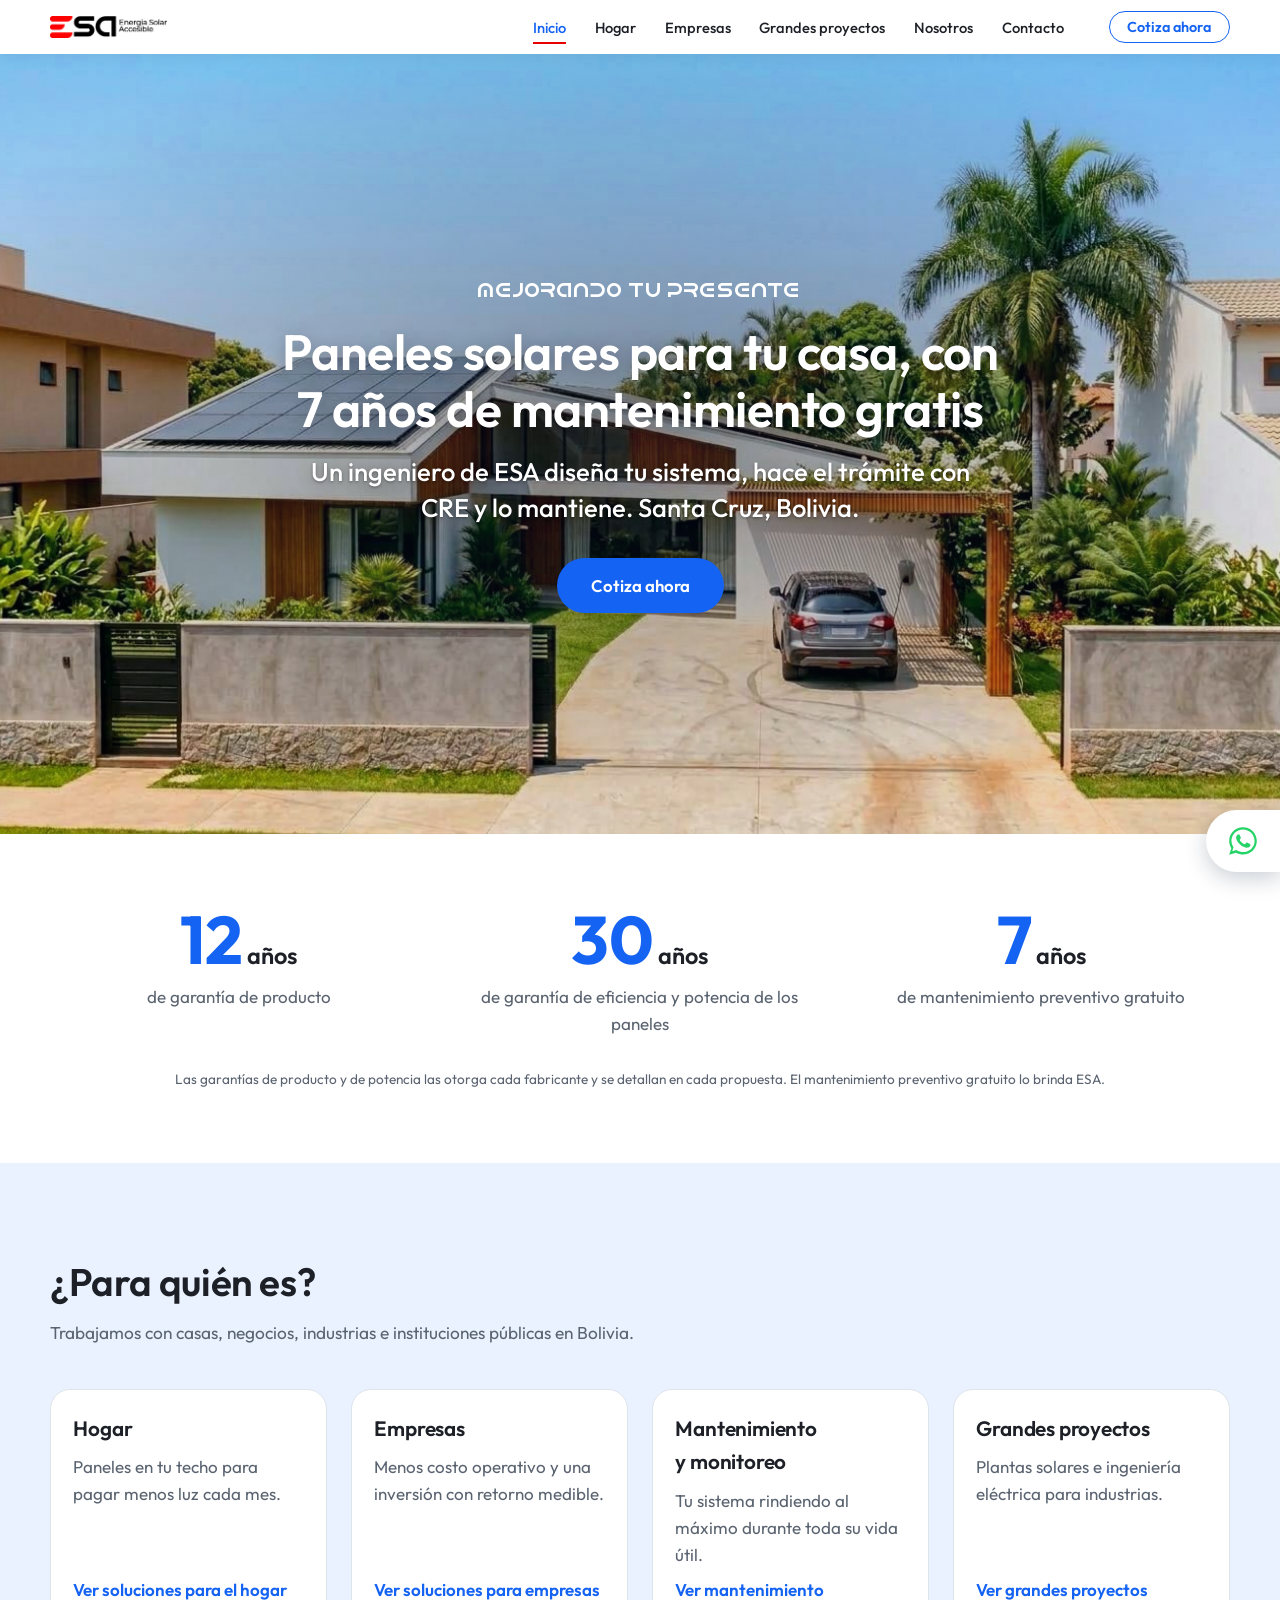
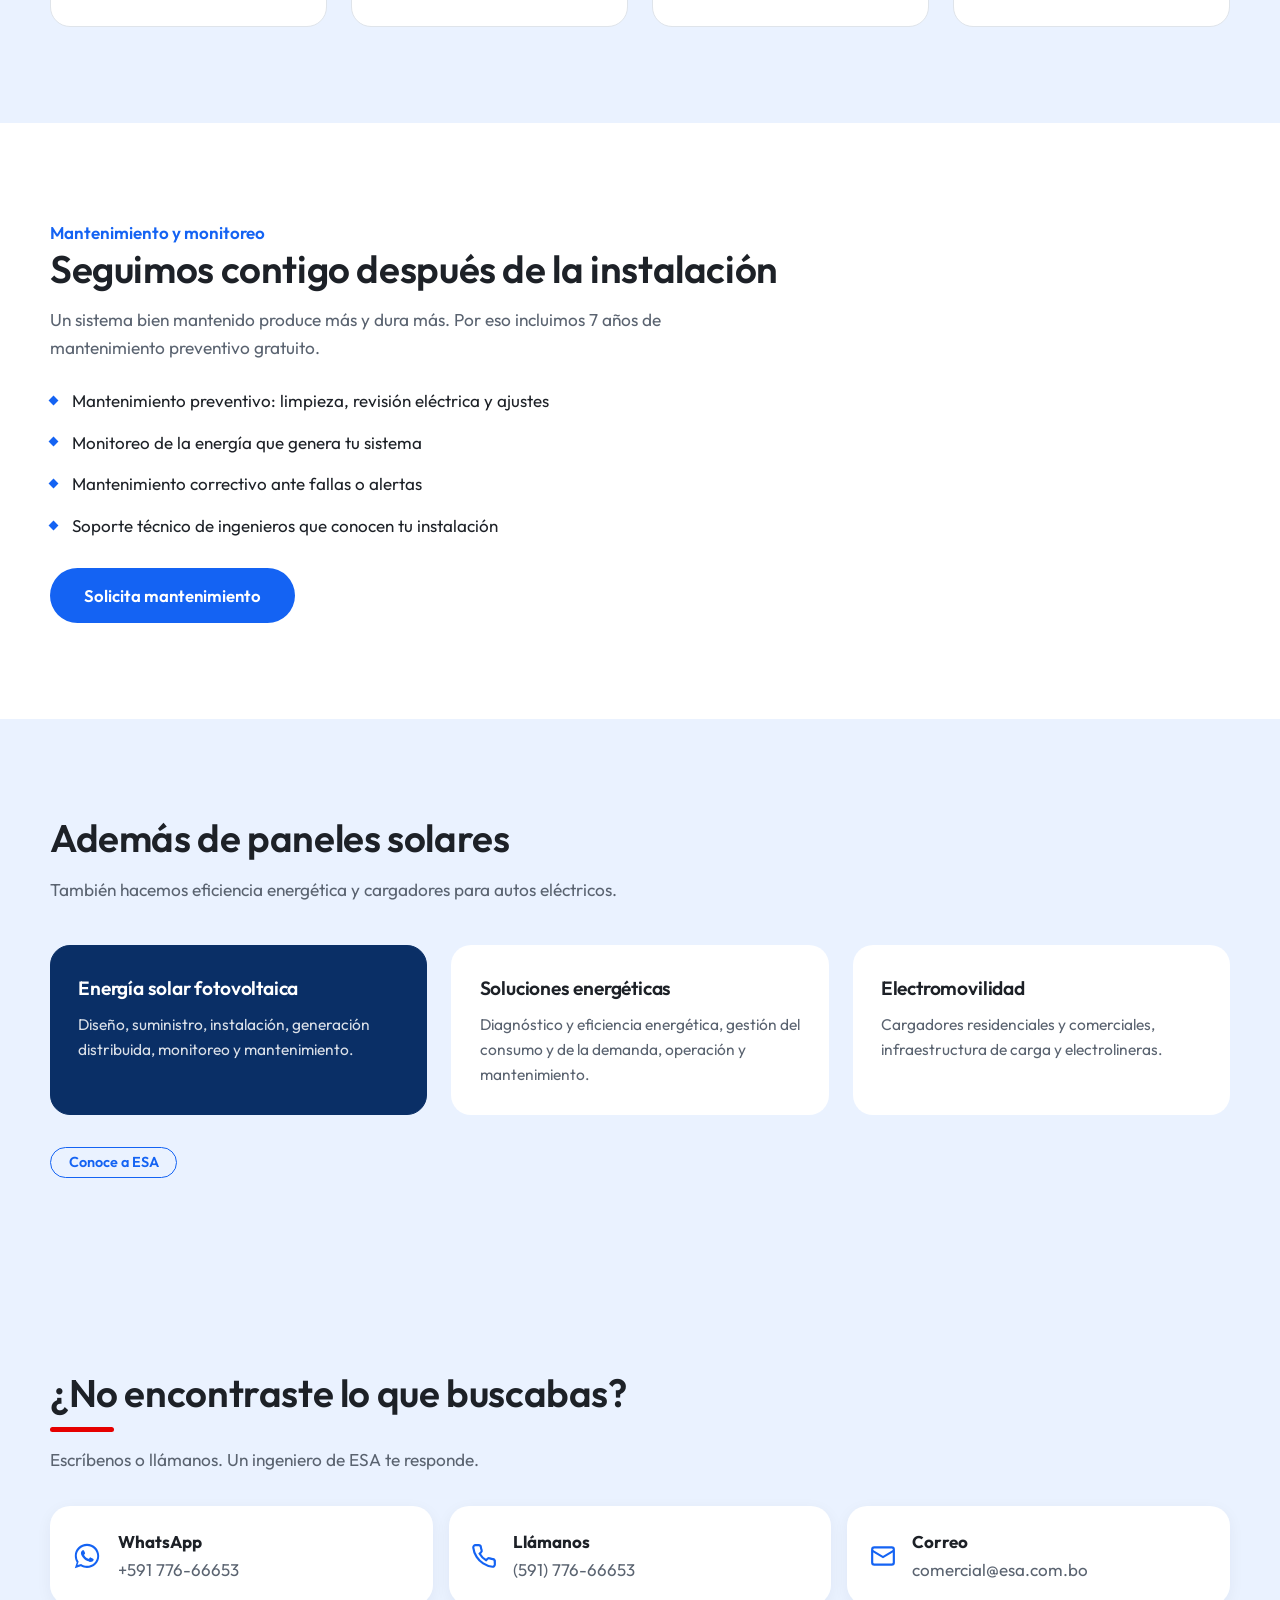
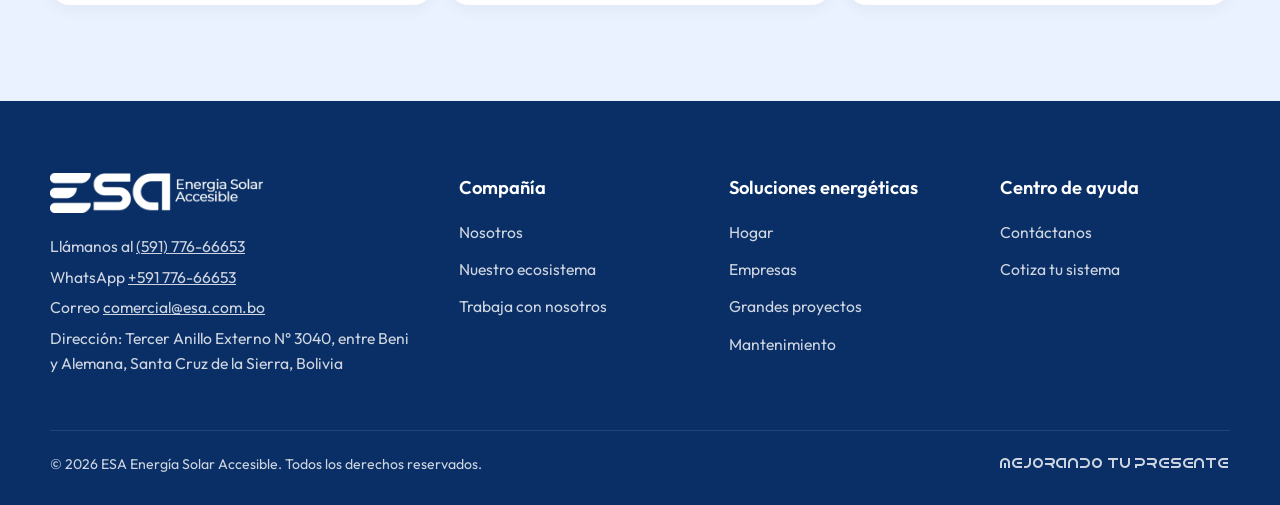
<file: index.html>
<!doctype html>
<html lang="es-BO">
<head>
<meta charset="utf-8">
<meta name="viewport" content="width=device-width, initial-scale=1">
<title>Paneles solares en Santa Cruz, Bolivia | ESA Energía Solar</title>
<meta name="description" content="Paneles solares para casas, empresas e industrias en Santa Cruz de la Sierra, conectados a la red de CRE. Diseño, instalación y mantenimiento. Cotiza gratis.">
<link rel="canonical" href="https://esa.com.bo/">
<meta name="theme-color" content="#FFFFFF">
<meta property="og:type" content="website">
<meta property="og:locale" content="es_BO">
<meta property="og:site_name" content="ESA Energía Solar Accesible">
<meta property="og:title" content="Paneles solares en Santa Cruz, Bolivia | ESA Energía Solar">
<meta property="og:description" content="Paneles solares para casas, empresas e industrias en Santa Cruz de la Sierra, conectados a la red de CRE. Diseño, instalación y mantenimiento. Cotiza gratis.">
<meta property="og:url" content="https://esa.com.bo/">
<meta property="og:image" content="https://esa.com.bo/img/og.jpg">
<meta property="og:image:width" content="1200">
<meta property="og:image:height" content="630">
<meta name="twitter:card" content="summary_large_image">
<link rel="icon" href="favicon.ico" sizes="any">
<link rel="icon" type="image/png" href="img/favicon.png">
<link rel="apple-touch-icon" href="img/apple-touch-icon.png">
<link rel="preload" href="fonts/android.woff2" as="font" type="font/woff2" crossorigin>
<link rel="preload" href="fonts/outfit-latin-600-normal.woff2" as="font" type="font/woff2" crossorigin>
<link rel="preload" href="img/hero.jpg" as="image" fetchpriority="high">
<link rel="stylesheet" href="css/esa.css?v=28bcacbd">
<script type="application/ld+json">
{
 "@context": "https://schema.org",
 "@type": "LocalBusiness",
 "@id": "https://esa.com.bo/#empresa",
 "name": "ESA - Energía Solar Accesible",
 "alternateName": "ESA",
 "slogan": "Mejorando tu presente",
 "description": "Empresa de soluciones energéticas e ingeniería eléctrica en Santa Cruz de la Sierra, Bolivia: energía solar fotovoltaica para hogares, empresas e industrias, eficiencia y gestión energética, y electromovilidad.",
 "url": "https://esa.com.bo/",
 "logo": "https://esa.com.bo/img/logo.png",
 "image": "https://esa.com.bo/img/og.jpg",
 "telephone": "+591 77666653",
 "email": "comercial@esa.com.bo",
 "address": {
  "@type": "PostalAddress",
  "streetAddress": "Tercer Anillo Externo N° 3040, entre Beni y Alemana",
  "addressLocality": "Santa Cruz de la Sierra",
  "addressRegion": "Santa Cruz",
  "addressCountry": "BO"
 },
 "areaServed": [
  {
   "@type": "AdministrativeArea",
   "name": "Santa Cruz, Bolivia"
  },
  {
   "@type": "Country",
   "name": "Bolivia"
  }
 ],
 "knowsAbout": [
  "Energía solar fotovoltaica",
  "Generación distribuida",
  "Ingeniería eléctrica",
  "Eficiencia energética",
  "Electromovilidad"
 ],
 "hasOfferCatalog": {
  "@type": "OfferCatalog",
  "name": "Soluciones ESA",
  "itemListElement": [
   {
    "@type": "Offer",
    "itemOffered": {
     "@type": "Service",
     "name": "Energía solar para el hogar",
     "url": "https://esa.com.bo/hogar.html"
    }
   },
   {
    "@type": "Offer",
    "itemOffered": {
     "@type": "Service",
     "name": "Energía solar para empresas",
     "url": "https://esa.com.bo/empresas.html"
    }
   },
   {
    "@type": "Offer",
    "itemOffered": {
     "@type": "Service",
     "name": "Plantas solares e ingeniería eléctrica a gran escala",
     "url": "https://esa.com.bo/grandes-proyectos.html"
    }
   },
   {
    "@type": "Offer",
    "itemOffered": {
     "@type": "Service",
     "name": "Mantenimiento y monitoreo de sistemas solares",
     "url": "https://esa.com.bo/index.html#mantenimiento"
    }
   },
   {
    "@type": "Offer",
    "itemOffered": {
     "@type": "Service",
     "name": "Infraestructura de carga para vehículos eléctricos",
     "url": "https://esa.com.bo/nosotros.html#ecosistema"
    }
   }
  ]
 }
}
</script>
</head>
<body>
<a href="#contenido" class="saltar">Saltar al contenido</a>
<header>
  <div class="wrap nav">
    <a href="index.html" class="logo" translate="no"><img src="img/logo.png" alt="ESA Energía Solar Accesible, ir al inicio" width="117" height="22"></a>
    <button class="burger" aria-label="Abrir menú" aria-expanded="false" aria-controls="menu">☰</button>
    <ul class="menu" id="menu">
      <li><a href="index.html" aria-current="page">Inicio</a></li>
      <li><a href="hogar.html">Hogar</a></li>
      <li><a href="empresas.html">Empresas</a></li>
      <li><a href="grandes-proyectos.html">Grandes proyectos</a></li>
      <li><a href="nosotros.html">Nosotros</a></li>
      <li><a href="contacto.html">Contacto</a></li>
      <li><a href="contacto.html#cotizar" class="btn btn-borde">Cotiza ahora</a></li>
    </ul>
  </div>
</header>
<div class="franja-atencion">
  <p>Escríbenos o llámanos: te responde un ingeniero de ESA.</p>
  <a class="pastilla" href="tel:+59177666653"><svg width="18" height="18" viewBox="0 0 24 24" fill="none" stroke="currentColor" stroke-width="2" aria-hidden="true"><path d="M22 16.9v3a2 2 0 0 1-2.2 2 19.8 19.8 0 0 1-8.6-3.1 19.5 19.5 0 0 1-6-6A19.8 19.8 0 0 1 2.1 4.2 2 2 0 0 1 4.1 2h3a2 2 0 0 1 2 1.7c.1 1 .4 1.9.7 2.8a2 2 0 0 1-.5 2.1L8 9.9a16 16 0 0 0 6 6l1.3-1.3a2 2 0 0 1 2.1-.4c.9.3 1.8.6 2.8.7a2 2 0 0 1 1.7 2z"/></svg>Llámanos al 776-66653</a>
  <a class="pastilla js-wa" href="#"><svg width="18" height="18" viewBox="0 0 32 32" fill="currentColor" aria-hidden="true"><path d="M16 3C8.8 3 3 8.7 3 15.8c0 2.5.7 4.9 2 7L3 29l6.4-2c2 1.1 4.3 1.7 6.6 1.7 7.2 0 13-5.7 13-12.8S23.2 3 16 3zm0 23.4c-2.1 0-4.1-.6-5.9-1.7l-.4-.3-3.8 1.2 1.2-3.7-.3-.4a10.5 10.5 0 0 1-1.7-5.7C5.1 10 10 5.2 16 5.2S26.9 10 26.9 15.9 22 26.4 16 26.4zm6-7.8c-.3-.2-1.9-1-2.2-1.1-.3-.1-.5-.2-.7.2l-1 1.2c-.2.2-.4.2-.7.1-.3-.2-1.4-.5-2.6-1.6-1-.9-1.6-1.9-1.8-2.2-.2-.3 0-.5.1-.7l.5-.6.3-.5c.1-.2 0-.4 0-.6l-1-2.4c-.3-.6-.5-.5-.7-.5h-.6c-.2 0-.6.1-.9.4-.3.3-1.2 1.1-1.2 2.7s1.2 3.2 1.4 3.4c.2.2 2.4 3.6 5.7 5 .8.3 1.4.5 1.9.7.8.3 1.5.2 2.1.1.6-.1 1.9-.8 2.2-1.5.3-.7.3-1.4.2-1.5-.1-.2-.3-.3-.6-.4z"/></svg>WhatsApp +591 776-66653</a>
</div>

<main id="contenido">
<!-- Portada en carrusel: 3 diapositivas -->
<section aria-label="Soluciones de ESA" aria-roledescription="carrusel" class="carrusel">
<div class="slide activa" data-foto="img/hero.jpg">
<div class="wrap">
<span class="lema">MEJORANDO TU PRESENTE</span>
<h1>Paneles solares para tu casa, con 7 años de mantenimiento gratis</h1>
<p>Un ingeniero de ESA diseña tu sistema, hace el trámite con CRE y lo mantiene. Santa Cruz, Bolivia.</p>
<div class="acciones"><a class="btn btn-rojo" href="hogar.html#cotizar">Cotiza ahora</a></div>
</div>
</div>



</section>
<!-- Historia destacada con video -->

<!-- Cifras: garantías -->
<section class="cifras">
<div class="wrap">
<div class="g3">
<div class="cifra"><b>12<small>años</small></b><span>de garantía de producto</span></div>
<div class="cifra"><b>30<small>años</small></b><span>de garantía de eficiencia y potencia de los paneles</span></div>
<div class="cifra"><b>7<small>años</small></b><span>de mantenimiento preventivo gratuito</span></div>
</div>
<p class="nota">Las garantías de producto y de potencia las otorga cada fabricante y se detallan en cada propuesta. El mantenimiento preventivo gratuito lo brinda ESA.</p>
</div>
</section>
<!-- Soluciones: 4 tarjetas -->
<section class="fondo" id="soluciones">
<div class="wrap">
<h2>¿Para quién es?</h2>
<p class="lead">Trabajamos con casas, negocios, industrias e instituciones públicas en Bolivia.</p>
<div class="g4 mt">
<a class="tarjeta" href="hogar.html">

<div class="cuerpo"><h3>Hogar</h3><p>Paneles en tu techo para pagar menos luz cada mes.</p><span class="ir">Ver soluciones para el hogar</span></div>
</a>
<a class="tarjeta" href="empresas.html">

<div class="cuerpo"><h3>Empresas</h3><p>Menos costo operativo y una inversión con retorno medible.</p><span class="ir">Ver soluciones para empresas</span></div>
</a>
<a class="tarjeta" href="#mantenimiento">

<div class="cuerpo"><h3>Mantenimiento y monitoreo</h3><p>Tu sistema rindiendo al máximo durante toda su vida útil.</p><span class="ir">Ver mantenimiento</span></div>
</a>
<a class="tarjeta" href="grandes-proyectos.html">

<div class="cuerpo"><h3>Grandes proyectos</h3><p>Plantas solares e ingeniería eléctrica para industrias.</p><span class="ir">Ver grandes proyectos</span></div>
</a>
</div>
</div>
</section>
<!-- Mantenimiento -->
<section id="mantenimiento">
<div class="wrap g2 inv">

<div>
<span class="kicker">Mantenimiento y monitoreo</span>
<h2>Seguimos contigo después de la instalación</h2>
<p class="lead">Un sistema bien mantenido produce más y dura más. Por eso incluimos 7 años de mantenimiento preventivo gratuito.</p>
<ul class="lista">
<li>Mantenimiento preventivo: limpieza, revisión eléctrica y ajustes</li>
<li>Monitoreo de la energía que genera tu sistema</li>
<li>Mantenimiento correctivo ante fallas o alertas</li>
<li>Soporte técnico de ingenieros que conocen tu instalación</li>
</ul>
<a class="btn btn-azul" href="contacto.html#cotizar">Solicita mantenimiento</a>
</div>
</div>
</section>
<!-- Testimonios -->

<!-- Logos de clientes -->

<!-- Ecosistema -->
<section class="fondo">
<div class="wrap">
<h2>Además de paneles solares</h2>
<p class="lead">También hacemos eficiencia energética y cargadores para autos eléctricos.</p>
<div class="g3 mt">
<div class="caja oscura"><h3>Energía solar fotovoltaica</h3><p>Diseño, suministro, instalación, generación distribuida, monitoreo y mantenimiento.</p></div>
<div class="caja"><h3>Soluciones energéticas</h3><p>Diagnóstico y eficiencia energética, gestión del consumo y de la demanda, operación y mantenimiento.</p></div>
<div class="caja"><h3>Electromovilidad</h3><p>Cargadores residenciales y comerciales, infraestructura de carga y electrolineras.</p></div>
</div>
<div class="acciones"><a class="btn btn-borde" href="nosotros.html#ecosistema">Conoce a ESA</a></div>
</div>
</section>

<section class="contacto-final">
  <div class="wrap">
    <h2 class="titulo-linea">¿No encontraste lo que buscabas?</h2>
    <p class="lead">Escríbenos o llámanos. Un ingeniero de ESA te responde.</p>
    <div class="canales">
      <a class="canal js-wa" href="#"><svg width="30" height="30" viewBox="0 0 32 32" fill="currentColor" aria-hidden="true"><path d="M16 3C8.8 3 3 8.7 3 15.8c0 2.5.7 4.9 2 7L3 29l6.4-2c2 1.1 4.3 1.7 6.6 1.7 7.2 0 13-5.7 13-12.8S23.2 3 16 3zm0 23.4c-2.1 0-4.1-.6-5.9-1.7l-.4-.3-3.8 1.2 1.2-3.7-.3-.4a10.5 10.5 0 0 1-1.7-5.7C5.1 10 10 5.2 16 5.2S26.9 10 26.9 15.9 22 26.4 16 26.4zm6-7.8c-.3-.2-1.9-1-2.2-1.1-.3-.1-.5-.2-.7.2l-1 1.2c-.2.2-.4.2-.7.1-.3-.2-1.4-.5-2.6-1.6-1-.9-1.6-1.9-1.8-2.2-.2-.3 0-.5.1-.7l.5-.6.3-.5c.1-.2 0-.4 0-.6l-1-2.4c-.3-.6-.5-.5-.7-.5h-.6c-.2 0-.6.1-.9.4-.3.3-1.2 1.1-1.2 2.7s1.2 3.2 1.4 3.4c.2.2 2.4 3.6 5.7 5 .8.3 1.4.5 1.9.7.8.3 1.5.2 2.1.1.6-.1 1.9-.8 2.2-1.5.3-.7.3-1.4.2-1.5-.1-.2-.3-.3-.6-.4z"/></svg><div><b>WhatsApp</b><span>+591 776-66653</span></div></a>
      <a class="canal" href="tel:+59177666653"><svg width="26" height="26" viewBox="0 0 24 24" fill="none" stroke="currentColor" stroke-width="2" aria-hidden="true"><path d="M22 16.9v3a2 2 0 0 1-2.2 2 19.8 19.8 0 0 1-8.6-3.1 19.5 19.5 0 0 1-6-6A19.8 19.8 0 0 1 2.1 4.2 2 2 0 0 1 4.1 2h3a2 2 0 0 1 2 1.7c.1 1 .4 1.9.7 2.8a2 2 0 0 1-.5 2.1L8 9.9a16 16 0 0 0 6 6l1.3-1.3a2 2 0 0 1 2.1-.4c.9.3 1.8.6 2.8.7a2 2 0 0 1 1.7 2z"/></svg><div><b>Llámanos</b><span>(591) 776-66653</span></div></a>
      <a class="canal js-mail" href="mailto:comercial@esa.com.bo"><svg width="26" height="26" viewBox="0 0 24 24" fill="none" stroke="currentColor" stroke-width="2" aria-hidden="true"><rect x="2" y="4" width="20" height="16" rx="2"/><path d="m22 7-10 6L2 7"/></svg><div><b>Correo</b><span>comercial@esa.com.bo</span></div></a>
    </div>
  </div>
</section>
</main>

<footer>
  <div class="wrap">
    <div class="pie">
      <div class="contacto-pie">
        <img src="img/logo-blanco.png" alt="ESA Energía Solar Accesible" width="213" height="40" style="margin-bottom:1.3rem">
        <p>Llámanos al <a href="tel:+59177666653">(591) 776-66653</a></p>
        <p>WhatsApp <a href="#" class="js-wa">+591 776-66653</a></p>
        <p>Correo <a class="js-mail" href="mailto:comercial@esa.com.bo">comercial@esa.com.bo</a></p>
        <p>Dirección: Tercer Anillo Externo N° 3040, entre Beni y Alemana, Santa Cruz de la Sierra, Bolivia</p>
      </div>
      <div><h4>Compañía</h4><ul><li><a href="nosotros.html">Nosotros</a></li><li><a href="nosotros.html#ecosistema">Nuestro ecosistema</a></li><li><a href="contacto.html">Trabaja con nosotros</a></li></ul></div>
      <div><h4>Soluciones energéticas</h4><ul><li><a href="hogar.html">Hogar</a></li><li><a href="empresas.html">Empresas</a></li><li><a href="grandes-proyectos.html">Grandes proyectos</a></li><li><a href="index.html#mantenimiento">Mantenimiento</a></li></ul></div>
      <div><h4>Centro de ayuda</h4><ul><li><a href="contacto.html">Contáctanos</a></li><li><a href="contacto.html#cotizar">Cotiza tu sistema</a></li></ul></div>
    </div>
    <div class="legal"><span>© <span class="js-anio">2026</span> ESA Energía Solar Accesible. Todos los derechos reservados.</span><span class="lema" translate="no">MEJORANDO TU PRESENTE</span></div>
  </div>
</footer>

<a href="#" class="wa js-wa" aria-label="Escríbenos por WhatsApp"><svg width="34" height="34" viewBox="0 0 32 32" fill="currentColor" aria-hidden="true"><path d="M16 3C8.8 3 3 8.7 3 15.8c0 2.5.7 4.9 2 7L3 29l6.4-2c2 1.1 4.3 1.7 6.6 1.7 7.2 0 13-5.7 13-12.8S23.2 3 16 3zm0 23.4c-2.1 0-4.1-.6-5.9-1.7l-.4-.3-3.8 1.2 1.2-3.7-.3-.4a10.5 10.5 0 0 1-1.7-5.7C5.1 10 10 5.2 16 5.2S26.9 10 26.9 15.9 22 26.4 16 26.4zm6-7.8c-.3-.2-1.9-1-2.2-1.1-.3-.1-.5-.2-.7.2l-1 1.2c-.2.2-.4.2-.7.1-.3-.2-1.4-.5-2.6-1.6-1-.9-1.6-1.9-1.8-2.2-.2-.3 0-.5.1-.7l.5-.6.3-.5c.1-.2 0-.4 0-.6l-1-2.4c-.3-.6-.5-.5-.7-.5h-.6c-.2 0-.6.1-.9.4-.3.3-1.2 1.1-1.2 2.7s1.2 3.2 1.4 3.4c.2.2 2.4 3.6 5.7 5 .8.3 1.4.5 1.9.7.8.3 1.5.2 2.1.1.6-.1 1.9-.8 2.2-1.5.3-.7.3-1.4.2-1.5-.1-.2-.3-.3-.6-.4z"/></svg></a>
<script src="js/esa.js?v=1b30b791"></script>
</body>
</html>
</file>
<file: css/esa.css>
/* ESA Energía Solar Accesible · hoja de estilos compartida
   Lenguaje visual: blanco, fotos grandes, tipografía Outfit, botones azules tipo píldora,
   tarjetas redondeadas y detalle rojo del logo bajo los títulos. */
@font-face{font-family:"Android ESA";src:url("../fonts/android.woff2") format("woff2");font-display:swap}
@font-face{font-family:Outfit;font-weight:400;src:url("../fonts/outfit-latin-400-normal.woff2") format("woff2");font-display:swap}
@font-face{font-family:Outfit;font-weight:500;src:url("../fonts/outfit-latin-500-normal.woff2") format("woff2");font-display:swap}
@font-face{font-family:Outfit;font-weight:600;src:url("../fonts/outfit-latin-600-normal.woff2") format("woff2");font-display:swap}
@font-face{font-family:Outfit;font-weight:700;src:url("../fonts/outfit-latin-700-normal.woff2") format("woff2");font-display:swap}

:root{
  --tinta:#1D2127;     /* títulos y textos */
  --gris:#5A6370;      /* textos secundarios */
  --azul:#1463F3;      /* botones, íconos y enlaces */
  --azul-2:#0F50CC;
  --azul-osc:#0A2F66;  /* azul del brochure */
  --rojo:#E60000;      /* rojo del logo: subrayado de títulos y menú activo */
  --claro:#EAF2FF;     /* fondos suaves (celeste) y pie de tarjetas */
  --linea:#DFE4EA;
  --verde:#1F8F55;
  --pie:#0A2F66;       /* pie de página: azul del brochure */
  --radio:20px;
  --celeste:#fff;      /* alias para estilos en línea antiguos */
}
*{box-sizing:border-box;margin:0;padding:0}
html{scroll-behavior:smooth}
@media (prefers-reduced-motion:reduce){html{scroll-behavior:auto}*{transition:none!important;animation:none!important}}
body{font-family:Outfit,system-ui,sans-serif;color:var(--tinta);background:#fff;line-height:1.6;font-size:17px}
a{color:inherit;text-decoration:none}
img{max-width:100%;display:block}
:focus-visible{outline:3px solid var(--azul);outline-offset:3px}
.saltar{position:absolute;left:-999px;top:8px;background:#fff;padding:.6rem 1rem;border-radius:8px;z-index:100}
.saltar:focus{left:16px}
.lema{font-family:"Android ESA",Outfit,sans-serif;letter-spacing:.06em;font-weight:400}
.wrap{width:min(1180px,100% - 32px);margin-inline:auto}
section{padding:96px 0}
.fondo{background:var(--claro)}
.kicker{display:inline-block;font-weight:600;color:var(--azul)}
h1,h2,h3{font-weight:600;letter-spacing:-.01em;text-wrap:balance}
[id]{scroll-margin-top:74px}
html{-webkit-tap-highlight-color:rgba(27,95,214,.15)}
a,button,input,select,textarea,label{touch-action:manipulation}
h2{font-size:clamp(1.8rem,3.2vw,2.4rem);line-height:1.2;margin:0 0 .9rem}
.lead{font-size:1.08rem;color:var(--gris);max-width:640px}
.centro{text-align:center}.centro .lead{margin-inline:auto}
/* Título con subrayado rojo corto */
.titulo-linea::after{content:"";display:block;width:64px;height:5px;border-radius:3px;background:var(--rojo);margin-top:.7rem}
.centro .titulo-linea::after{margin-inline:auto}

/* Botones tipo píldora */
.btn{display:inline-flex;align-items:center;justify-content:center;gap:.5rem;font:600 1.05rem Outfit,sans-serif;padding:.95rem 2rem;border-radius:999px;border:2px solid transparent;cursor:pointer;transition:background .2s,color .2s}
.btn-rojo,.btn-azul{background:var(--azul);color:#fff}.btn-rojo:hover,.btn-azul:hover{background:var(--azul-2)}
.btn-linea{border-color:#fff;color:#fff}.btn-linea:hover{background:#fff;color:var(--tinta)}
.btn-borde{border-color:var(--azul);color:var(--azul);padding:.35rem 1.1rem;font-size:.9rem;border-width:1.5px}.btn-borde:hover{background:var(--azul);color:#fff}
.acciones{display:flex;gap:1rem;flex-wrap:wrap;margin-top:2rem}
.centro .acciones{justify-content:center}
.ver{color:var(--azul);font-weight:600}
.ver:hover{text-decoration:underline}

/* Pendientes */
.pendiente{border:1.5px dashed #C8CFD8;background:#FAFBFC;border-radius:var(--radio);color:var(--gris);padding:1.4rem}
.tag-pend{display:inline-block;background:#FFF1C2;color:#7A5B00;font:600 .72rem Outfit,sans-serif;letter-spacing:.05em;padding:.2rem .6rem;border-radius:6px;margin-bottom:.5rem}

/* Fotos */
.foto{--img:none;position:relative;border-radius:var(--radio);overflow:hidden;min-height:400px;background:var(--img) center/cover no-repeat,#E9EDF2}
.tag-foto{position:absolute;left:14px;bottom:14px;background:rgba(255,255,255,.92);color:var(--gris);font-size:.75rem;padding:.3rem .65rem;border-radius:8px;z-index:3}
.foto.ok .tag-foto,.portada.ok .tag-foto,.slide.ok .tag-foto{display:none}

/* Menú */
header{position:sticky;top:0;z-index:50;background:#fff;box-shadow:0 2px 14px rgba(20,30,50,.07)}
.nav{display:flex;align-items:center;justify-content:space-between;height:54px}
.logo img{height:22px;width:auto}
.menu{display:flex;align-items:center;gap:1.8rem;list-style:none;font-weight:500;font-size:.92rem}
.menu a:not(.btn){padding:.35rem 0;border-bottom:2px solid transparent}
.menu a:not(.btn):hover{color:var(--azul)}
.menu a[aria-current="page"]{color:var(--azul);border-bottom-color:var(--rojo)}
.menu li:last-child{margin-left:1rem}
.burger{display:none;background:none;border:0;font-size:1.8rem;color:var(--tinta);cursor:pointer;padding:.3rem .5rem}

/* Portada: foto a todo el ancho, texto centrado */
.portada,.slide{position:relative;color:#fff;text-align:center;--img:url("../img/hero.jpg");background:var(--img) center/cover no-repeat,#3A4250}
.portada::after,.slide::after{content:"";position:absolute;inset:0;background:radial-gradient(ellipse 60% 55% at 50% 48%,rgba(8,20,45,.42) 0%,rgba(8,20,45,.18) 70%,rgba(8,20,45,.08) 100%)}
.portada{min-height:640px;display:flex;align-items:center;padding:110px 0 170px}
.portada .wrap,.slide .wrap{position:relative;z-index:2}
.portada h1,.slide h1,.slide h2{font-size:clamp(2.2rem,4.2vw,3.1rem);line-height:1.15;font-weight:600;max-width:820px;margin:0 auto 1.1rem;text-shadow:0 2px 18px rgba(0,0,0,.25)}
.portada p,.slide p{font-size:clamp(1.15rem,2vw,1.65rem);font-weight:500;line-height:1.4;max-width:700px;margin-inline:auto;text-shadow:0 1px 3px rgba(0,0,0,.35),0 2px 16px rgba(0,0,0,.3)}
.portada .acciones,.slide .acciones{justify-content:center}
.portada .lema,.slide .lema{display:block;font-size:clamp(1rem,1.8vw,1.25rem);margin-bottom:1rem}
.migas{font-size:.95rem;opacity:.9;margin-bottom:1rem}
.migas a:hover{text-decoration:underline}

/* Carrusel (Inicio) */
.carrusel{position:relative;padding:0;height:min(780px,calc(100vh - 54px));min-height:600px;overflow:hidden;background:#3A4250}
.slide{position:absolute;inset:0;display:flex;align-items:center;opacity:0;visibility:hidden;transition:opacity .8s,visibility .8s}
.slide.activa{opacity:1;visibility:visible}
.puntos{position:absolute;z-index:4;left:50%;transform:translateX(-50%);bottom:34px;display:flex;gap:.6rem}
.puntos button{background:rgba(255,255,255,.18);border:1px solid rgba(255,255,255,.5);color:#fff;border-radius:999px;padding:.4rem 1rem;font:500 .9rem Outfit,sans-serif;cursor:pointer}
.puntos button[aria-pressed="true"]{background:#fff;color:var(--tinta)}
.puntos .pausa{padding:.4rem .75rem;letter-spacing:-.1em}
.puntos .pausa[aria-pressed="true"]{background:rgba(255,255,255,.18);color:#fff}

/* Tarjeta blanca de beneficios que se monta sobre la portada */
.beneficios-sobre{padding:0;position:relative;z-index:5;margin-top:-120px}
.beneficios{background:#fff;border-radius:var(--radio);box-shadow:0 14px 40px rgba(20,30,50,.12);display:grid;grid-template-columns:repeat(3,1fr);gap:40px;padding:2.6rem 2.8rem}
.beneficio{display:grid;grid-template-columns:44px 1fr;gap:.2rem 1rem}
.beneficio svg{color:var(--azul);grid-row:span 2}
.beneficio h2,.beneficio h3{font-size:1.3rem;line-height:1.3;margin:0}
.beneficio p{color:var(--gris);margin-top:.6rem;line-height:1.75}

/* Grillas */
.g2{display:grid;grid-template-columns:1fr 1fr;gap:64px;align-items:center}
.g3{display:grid;grid-template-columns:repeat(3,1fr);gap:24px}
.g4{display:grid;grid-template-columns:repeat(4,1fr);gap:24px}
.g5{display:grid;grid-template-columns:repeat(5,1fr);gap:18px}
.mt{margin-top:2.6rem}
.inv>.foto{order:2}

/* Viñetas en rombo azul */
.vinetas,.lista{list-style:none;display:grid;gap:.9rem;margin:1.6rem 0 1.8rem}
.vinetas li,.lista li{position:relative;padding-left:1.4rem}
.vinetas li::before,.lista li::before{content:"";position:absolute;left:0;top:.6rem;width:7px;height:7px;background:var(--azul);transform:rotate(45deg)}
.caja.oscura .lista li::before{background:#fff}

/* Carrusel horizontal de tarjetas con flechas */
.deslizar{position:relative}
.pista{display:grid;grid-auto-flow:column;grid-auto-columns:calc((100% - 3*24px)/4);gap:24px;overflow-x:auto;scroll-snap-type:x mandatory;scrollbar-width:none;padding:4px}
.pista::-webkit-scrollbar{display:none}
.pista>*{scroll-snap-align:start}
.pista.tres{grid-auto-columns:calc((100% - 2*24px)/3)}
.pista.dos{grid-auto-columns:calc((100% - 24px)/2)}
.pista.pocas{justify-content:center}
@media (max-width:960px){.pista.pocas{justify-content:start}}
.flecha{position:absolute;top:50%;transform:translateY(-50%);width:48px;height:48px;border-radius:50%;border:0;background:#fff;box-shadow:0 4px 14px rgba(20,30,50,.12);cursor:pointer;color:var(--gris);font-size:1.3rem;z-index:2}
.flecha.izq{left:-70px}.flecha.der{right:-70px}

/* Tarjeta de producto: imagen sobre blanco, pie gris */
.producto{border:1px solid var(--linea);border-radius:16px;overflow:hidden;display:flex;flex-direction:column;background:#fff}
.producto .img{height:260px;display:grid;place-items:center;padding:1.2rem;color:#AEB7C2;position:relative}
.producto .img img{max-height:220px;object-fit:contain}
.producto .pie-t{background:var(--claro);padding:1.4rem 1.2rem;text-align:center;flex:1}
.producto h3{font-size:1.2rem;margin-bottom:.6rem}
.producto p{color:var(--gris);font-size:.95rem}

/* Tarjeta de financiamiento */
.finan{border:1px solid var(--linea);border-radius:16px;overflow:hidden;background:#fff}
.finan .logo-f{height:104px;display:grid;place-items:center;color:var(--gris)}
.finan .pie-t{background:var(--claro);padding:1.5rem}
.finan h3{font-size:1.35rem;line-height:1.3;margin-bottom:.6rem}
.finan p{color:var(--gris);font-size:.95rem}

/* Tipos de proyecto: ícono circular azul */
.tipo{background:#fff;border-radius:var(--radio);padding:2.2rem 1.8rem;text-align:center;display:flex;flex-direction:column;align-items:center;gap:.8rem}
.tipo svg{color:var(--azul);margin-bottom:1rem}
.tipo h3{font-size:1.45rem;line-height:1.25}
.tipo p{color:var(--gris);font-size:.95rem}
.tipo .ver{margin-top:auto}
.estado{display:inline-block;font:600 .8rem Outfit,sans-serif;padding:.2rem .7rem;border-radius:6px;background:#E5F4EC;color:#11663C}

/* Testimonios */
.testimonio{border:1px solid #C9D0D9;border-radius:var(--radio);padding:1.5rem;display:flex;flex-direction:column;gap:1rem}
.testimonio .video{aspect-ratio:16/9;border-radius:12px;background:#E9EDF2;display:grid;place-items:center;color:var(--gris);font-size:.9rem;text-align:center;padding:1rem}
.chip{display:inline-block;align-self:flex-start;background:#EEF3FB;border:1px solid #CFDAEE;border-radius:8px;padding:.2rem .7rem;font-size:.85rem;font-weight:600}

/* Tarjetas generales */
.tarjeta{border-radius:var(--radio);overflow:hidden;background:#fff;border:1px solid var(--linea);display:flex;flex-direction:column}
.tarjeta .foto{min-height:240px;border-radius:0}
.tarjeta .cuerpo{padding:1.4rem;display:flex;flex-direction:column;gap:.5rem;flex:1}
.tarjeta h3{font-size:1.3rem}
.tarjeta p{color:var(--gris)}
.tarjeta .ir{margin-top:auto;font-weight:600;color:var(--azul)}
a.tarjeta:hover .ir{text-decoration:underline}
.caja{background:#fff;border:1px solid var(--linea);border-radius:var(--radio);padding:1.7rem}
.fondo .caja{border-color:transparent}
.caja h3{font-size:1.2rem;margin-bottom:.5rem}
.caja p{color:var(--gris);font-size:.97rem}
.caja.oscura{background:var(--azul-osc);color:#fff;border-color:var(--azul-osc)}
.caja.oscura h3{color:#fff}.caja.oscura p{color:rgba(255,255,255,.85)}
.icono{width:46px;height:46px;border-radius:12px;background:#E1ECFF;color:var(--azul);display:grid;place-items:center;margin-bottom:1rem}

/* Pasos */
.pasos{counter-reset:p}
.paso{background:#fff;border:1px solid var(--linea);border-radius:var(--radio);padding:1.6rem}
.paso::before{counter-increment:p;content:counter(p);display:grid;place-items:center;width:40px;height:40px;border-radius:50%;border:2px solid var(--azul);color:var(--azul);font-weight:600;margin-bottom:.9rem}
.paso h3{font-size:1.12rem;margin-bottom:.3rem}
.paso p{color:var(--gris);font-size:.95rem}

/* Cifras */
.cifras{padding:72px 0}
.cifra{text-align:center}
.cifra b{display:block;font-weight:700;font-size:clamp(3rem,6vw,4.2rem);line-height:1;color:var(--azul)}
.cifra b small{font-size:.35em;color:var(--tinta);margin-left:.25rem;font-weight:600}
.cifra span{display:block;margin-top:.6rem;color:var(--gris)}
.cifras .nota{text-align:center;color:var(--gris);font-size:.85rem;margin-top:2rem}

.chips{display:flex;flex-wrap:wrap;gap:.5rem;margin-top:1.2rem}
.chips span{background:var(--claro);font-weight:500;padding:.45rem 1rem;border-radius:999px}
.mv{border-left:4px solid var(--rojo);background:var(--claro);border-radius:0 var(--radio) var(--radio) 0;padding:1.5rem}
.mv h3{margin-bottom:.4rem}
.logos{display:grid;grid-template-columns:repeat(6,1fr);gap:16px}
.logos .pendiente{height:84px;display:grid;place-items:center;font-size:.85rem;padding:.5rem;text-align:center}

/* Formularios */
.form{background:#fff;border:1px solid var(--linea);border-radius:var(--radio);padding:2rem;display:grid;gap:1rem;grid-template-columns:1fr 1fr;box-shadow:0 10px 30px rgba(20,30,50,.06)}
.form h3{grid-column:1/-1;font-size:1.4rem}
.form label{display:grid;gap:.35rem;font-size:.92rem;font-weight:500;color:var(--gris)}
.form .full{grid-column:1/-1}
.form input,.form select,.form textarea{font:inherit;font-size:1rem;padding:.8rem .95rem;border:1.5px solid #D3DAE2;border-radius:12px;background:#fff;color:var(--tinta)}
.form input:focus,.form select:focus,.form textarea:focus{outline:none;border-color:var(--azul)}
.form .btn{grid-column:1/-1}
.form small{grid-column:1/-1;color:var(--gris);font-size:.85rem}

/* Contacto final */
.contacto-final{background:var(--claro)}
.canales{display:grid;grid-template-columns:repeat(3,1fr);gap:16px;margin-top:2rem}
.canal{background:#fff;border-radius:var(--radio);padding:1.4rem;display:flex;gap:1rem;align-items:center;box-shadow:0 4px 16px rgba(20,30,50,.05)}
.canal:hover{box-shadow:0 8px 22px rgba(20,30,50,.1)}
.canal svg{flex:none;color:var(--azul)}
.canal b{display:block}
.canal span{color:var(--gris)}

.datos{list-style:none;display:grid;gap:1.1rem}
.datos li{display:flex;gap:.9rem;align-items:flex-start}
.datos .ic{width:44px;height:44px;flex:none;border-radius:12px;background:#E1ECFF;color:var(--azul);display:grid;place-items:center}
.datos a{color:var(--azul);font-weight:500}
.mapa{border:0;width:100%;height:340px;border-radius:var(--radio);margin-top:2rem}

/* Pie */
footer{background:var(--pie);color:rgba(255,255,255,.8);padding:72px 0 30px;font-size:.98rem}
.pie{display:grid;grid-template-columns:1.6fr 1fr 1fr 1fr;gap:40px}
footer h4{color:#fff;font-weight:600;font-size:1.15rem;margin-bottom:1.1rem}
footer ul{list-style:none;display:grid;gap:.75rem}
footer a:hover{color:#fff;text-decoration:underline}
footer .contacto-pie p{margin-bottom:.35rem}
footer .contacto-pie a{text-decoration:underline}
.redes{display:flex;gap:.8rem;margin-top:1.2rem}
.redes span{width:34px;height:34px;border:1.5px dashed rgba(255,255,255,.35);border-radius:8px;display:grid;place-items:center;font-size:.6rem;color:rgba(255,255,255,.55)}
.legal{border-top:1px solid rgba(255,255,255,.1);margin-top:48px;padding-top:22px;display:flex;justify-content:space-between;flex-wrap:wrap;gap:8px;font-size:.88rem}

/* WhatsApp flotante: pestaña blanca pegada al borde derecho */
.wa{position:fixed;right:0;bottom:calc(28px + env(safe-area-inset-bottom));z-index:60;width:74px;height:62px;padding-right:env(safe-area-inset-right);border-radius:999px 0 0 999px;background:#fff;color:#25D366;display:grid;place-items:center;box-shadow:0 6px 22px rgba(10,30,60,.22)}
.wa:hover{color:#1DA851}

/* Franja de atención: solo en celular, debajo del menú */
.franja-atencion{display:none}

/* Bloques que quedan solos al ocultar lo pendiente */
.g2>:only-child{grid-column:1/-1;max-width:760px}
@media (min-width:961px){.g3>:only-child{grid-column:2}}

/* Áreas táctiles de al menos 44px en celular */
@media (max-width:600px),(pointer:coarse){
  .logo{display:inline-flex;align-items:center;min-height:44px}
  footer ul a,.contacto-pie a,.datos a,.migas a,.ver{display:inline-block;padding:.65rem 0}
  .btn-borde,.pastilla,.puntos button{min-height:44px}
}

/* Responsivo */
@media (max-width:1300px){.flecha.izq{left:-12px}.flecha.der{right:-12px}}
@media (max-width:1100px){
  .menu{position:fixed;inset:54px 0 auto 0;background:#fff;flex-direction:column;align-items:flex-start;padding:1.2rem 16px 1.6rem;gap:1rem;box-shadow:0 12px 20px rgba(0,0,0,.08);display:none}
  .menu.abierto{display:flex}
  .menu li:last-child{margin-left:0}
  .burger{display:block}
}
@media (max-width:960px){
  .g3,.g4,.canales,.g5{grid-template-columns:1fr 1fr}
  .g2{grid-template-columns:1fr;gap:36px}
  .inv>.foto{order:0}
  .beneficios{grid-template-columns:1fr;gap:28px;padding:2rem}
  .pista{grid-auto-columns:calc((100% - 24px)/2)}
  .pista.tres,.pista.dos{grid-auto-columns:80%}
  .logos{grid-template-columns:repeat(3,1fr)}
  .pie{grid-template-columns:1fr 1fr}
}
@media (max-width:600px){
  body{font-size:16px}
  .nav{height:62px}
  .logo img{height:30px}
  .menu{inset:62px 0 auto 0}
  .burger{font-size:2rem}
  .franja-atencion{display:flex;flex-direction:column;align-items:center;gap:.6rem;background:linear-gradient(90deg,#0F5CF0,#3F86FF);color:#fff;padding:.9rem 16px 1rem;text-align:center}
  .franja-atencion p{font-size:.95rem;font-weight:500}
  .pastilla{display:inline-flex;align-items:center;gap:.5rem;background:rgba(255,255,255,.16);border:1px solid rgba(255,255,255,.28);border-radius:999px;padding:.45rem 1.2rem;font-weight:600;font-size:1rem}
  .pastilla svg{flex:none}
  .pastilla.js-wa{background:rgba(37,211,102,.22);border-color:rgba(37,211,102,.55)}
  .carrusel{height:auto;min-height:640px}
  .slide h1,.slide h2,.portada h1{font-size:2.55rem;line-height:1.1}
  .slide p,.portada p{font-size:1.3rem;line-height:1.35}
  .slide .lema{font-size:.95rem}
  .slide .btn-linea{display:none}
  section{padding:64px 0}
  .g3,.g4,.g5,.canales,.form,.pie{grid-template-columns:1fr}
  .foto{min-height:260px}
  .portada{min-height:560px;padding:80px 0 150px}
  .beneficios-sobre{margin-top:-100px}
  .pista,.pista.tres,.pista.dos{grid-auto-columns:85%}
  .flecha{display:none}

  .portada::after,.slide::after{background:linear-gradient(180deg,rgba(8,20,45,.25) 0%,rgba(8,20,45,.5) 45%,rgba(8,20,45,.45) 100%)}
}
.producto .img{--img:none;background:var(--img) center/contain no-repeat;background-origin:content-box}
.producto .img.ok svg{display:none}
</file>
